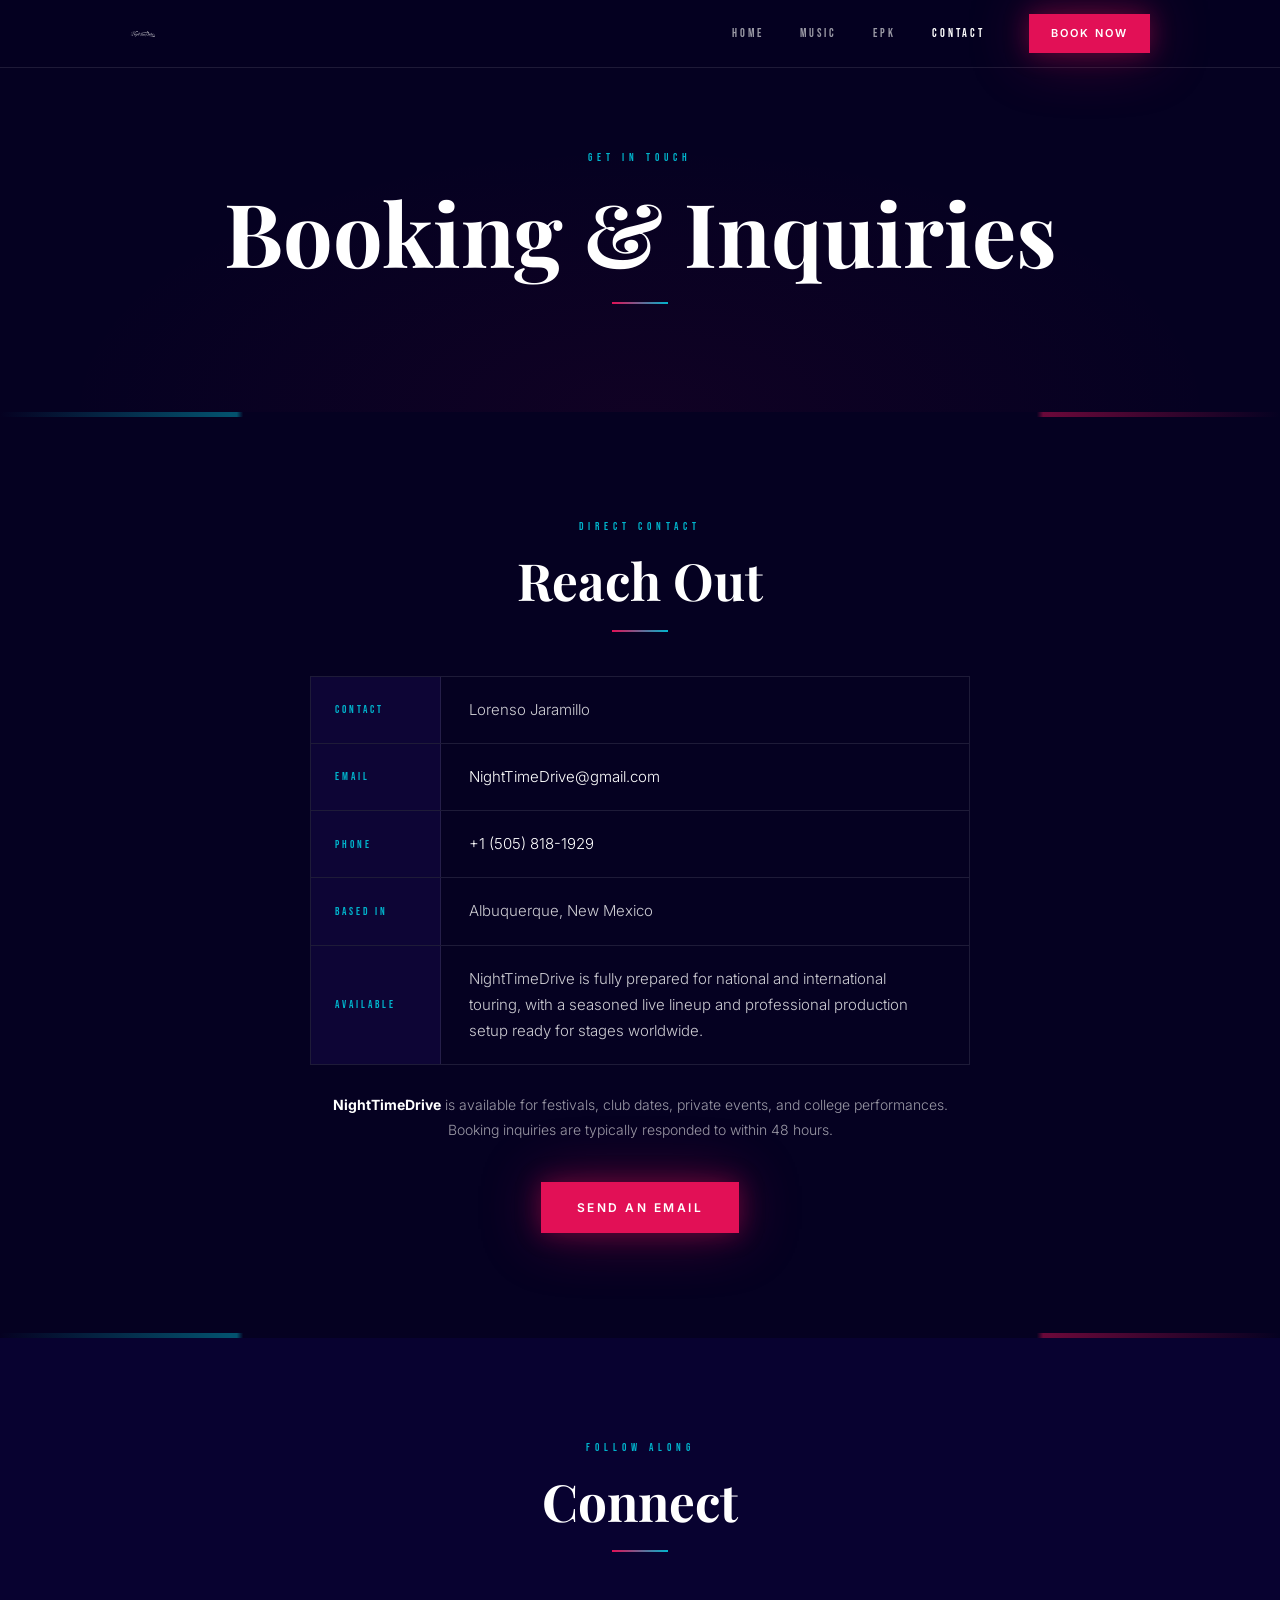
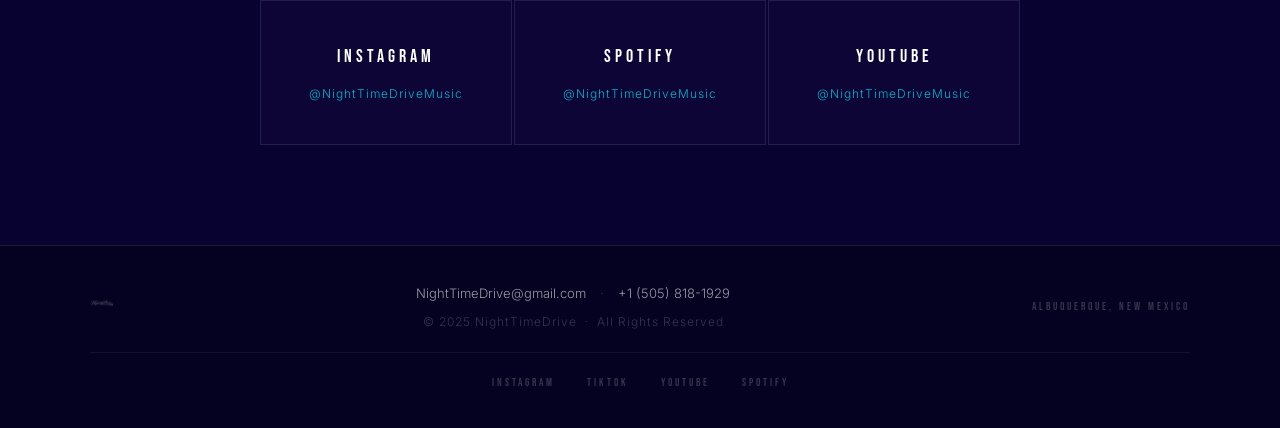
<file: contact.html>
<!DOCTYPE html>
<html lang="en">
<head>
  <meta charset="UTF-8">
  <meta name="viewport" content="width=device-width, initial-scale=1.0">
  <meta name="description" content="NightTimeDrive — Booking & Inquiries. Contact Lorenso Jaramillo for festival, club, and event bookings.">
  <title>NightTimeDrive — Contact</title>

  <link rel="preconnect" href="https://fonts.googleapis.com">
  <link rel="preconnect" href="https://fonts.gstatic.com" crossorigin>
  <link href="https://fonts.googleapis.com/css2?family=Bebas+Neue&family=Playfair+Display:ital,wght@0,400;0,700;1,400&family=Inter:wght@300;400;500;600&display=swap" rel="stylesheet">
  <link rel="stylesheet" href="style.css">

  <style>
    /* CONTACT PAGE SOCIAL BLOCK */
    #connect { text-align: center; }

    .connect-links {
      display: flex;
      flex-wrap: wrap;
      justify-content: center;
      gap: 2px;
      margin-top: 48px;
    }

    .connect-card {
      background: var(--navy-light);
      border: 1px solid var(--white-10);
      padding: 40px 48px;
      min-width: 200px;
      text-decoration: none;
      display: flex;
      flex-direction: column;
      align-items: center;
      gap: 10px;
      transition: all 0.25s;
      position: relative;
    }
    .connect-card::before {
      content: '';
      position: absolute; top: 0; left: 0;
      width: 100%; height: 2px;
      background: linear-gradient(90deg, var(--pink), var(--teal));
      opacity: 0;
      transition: opacity 0.3s;
    }
    .connect-card:hover::before { opacity: 1; }
    .connect-card:hover { border-color: var(--white-20); }

    .connect-platform {
      font-family: var(--font-display);
      font-size: 18px;
      letter-spacing: 4px;
      color: var(--white);
    }
    .connect-handle {
      font-size: 12px;
      letter-spacing: 1px;
      color: var(--teal);
    }
  </style>
</head>
<body>


  <!-- NAV -->
  <nav class="site-nav" id="site-nav">
    <div class="nav-inner">
      <a href="index.html" class="nav-logo">
        <img src="Brand_Assets/Logo_Chrome_Horiz_NightTimeDrive.png" alt="NightTimeDrive">
      </a>
      <button class="nav-toggle" id="nav-toggle" aria-label="Toggle menu" aria-expanded="false">
        <span></span><span></span><span></span>
      </button>
      <div class="nav-links" id="nav-links">
        <a href="index.html" class="nav-link">Home</a>
        <a href="music.html" class="nav-link">Music</a>
        <a href="epk.html" class="nav-link">EPK</a>
        <a href="contact.html" class="nav-link active">Contact</a>
        <a href="contact.html" class="btn btn-primary nav-cta">Book Now</a>
      </div>
    </div>
  </nav>


  <!-- PAGE HEADER -->
  <div class="page-hero">
    <p class="eyebrow">Get In Touch</p>
    <h1 class="section-heading">Booking & Inquiries</h1>
    <div class="rule-accent center" style="margin-top:20px;"></div>
  </div>

  <div class="pinstripe"></div>


  <!-- ================================================
       BOOKING TABLE
  ================================================ -->
  <section id="booking">
    <div class="container">
      <div class="booking-inner">

        <p class="eyebrow" style="text-align:center;">Direct Contact</p>
        <h2 class="section-heading" style="text-align:center;">Reach Out</h2>
        <div class="rule-accent center"></div>

        <div class="booking-table">
          <div class="booking-row">
            <div class="booking-label">Contact</div>
            <div class="booking-value">Lorenso Jaramillo</div>
          </div>
          <div class="booking-row">
            <div class="booking-label">Email</div>
            <div class="booking-value">
              <a href="mailto:NightTimeDrive@gmail.com">NightTimeDrive@gmail.com</a>
            </div>
          </div>
          <div class="booking-row">
            <div class="booking-label">Phone</div>
            <div class="booking-value">
              <a href="tel:+15058181929">+1 (505) 818-1929</a>
            </div>
          </div>
          <div class="booking-row">
            <div class="booking-label">Based In</div>
            <div class="booking-value">Albuquerque, New Mexico</div>
          </div>
          <div class="booking-row">
            <div class="booking-label">Available</div>
            <div class="booking-value">NightTimeDrive is fully prepared for national and international touring, with a seasoned live lineup and professional production setup ready for stages worldwide.</div>
          </div>
        </div>

        <p class="booking-note">
          <strong>NightTimeDrive</strong> is available for festivals, club dates, private events,
          and college performances. Booking inquiries are typically responded to within 48 hours.
        </p>

        <div style="text-align:center; margin-top:40px;">
          <a href="mailto:NightTimeDrive@gmail.com" class="btn btn-primary">Send an Email</a>
        </div>

      </div>
    </div>
  </section>

  <div class="pinstripe"></div>


  <!-- ================================================
       SOCIAL / CONNECT
  ================================================ -->
  <section id="connect" class="bg-alt">
    <div class="container">
      <p class="eyebrow" style="text-align:center;">Follow Along</p>
      <h2 class="section-heading" style="text-align:center;">Connect</h2>
      <div class="rule-accent center"></div>

      <div class="connect-links">

        <a href="https://instagram.com/NightTimeDriveMusic" class="connect-card" target="_blank" rel="noopener">
          <div class="connect-platform">Instagram</div>
          <div class="connect-handle">@NightTimeDriveMusic</div>
        </a>

        <a href="https://open.spotify.com/track/7omfoTBckQbAjqes67RX1j" class="connect-card" target="_blank" rel="noopener">
          <div class="connect-platform">Spotify</div>
          <div class="connect-handle">@NightTimeDriveMusic</div>
        </a>

        <a href="https://youtube.com/@NightTimeDriveMusic" class="connect-card" target="_blank" rel="noopener">
          <div class="connect-platform">YouTube</div>
          <div class="connect-handle">@NightTimeDriveMusic</div>
        </a>

      </div>

    </div>
  </section>


  <!-- FOOTER -->
  <footer>
    <div class="footer-inner">
      <div class="footer-logo">
        <img src="Brand_Assets/Logo_Chrome_Horiz_NightTimeDrive.png" alt="NightTimeDrive">
      </div>
      <div class="footer-center">
        <div class="footer-contact">
          <a href="mailto:NightTimeDrive@gmail.com">NightTimeDrive@gmail.com</a>
          <span class="sep">·</span>
          <a href="tel:+15058181929">+1 (505) 818-1929</a>
        </div>
        <div class="footer-copy">&copy; 2025 NightTimeDrive &nbsp;·&nbsp; All Rights Reserved</div>
      </div>
      <div class="footer-locale">Albuquerque, New Mexico</div>
    </div>
    <div class="footer-social">
      <a href="https://instagram.com/NightTimeDriveMusic" class="social-link" target="_blank" rel="noopener">Instagram</a>
      <a href="https://tiktok.com/@NightTimeDriveMusic" class="social-link" target="_blank" rel="noopener">TikTok</a>
      <a href="https://youtube.com/@NightTimeDriveMusic" class="social-link" target="_blank" rel="noopener">YouTube</a>
      <a href="https://open.spotify.com/track/7omfoTBckQbAjqes67RX1j" class="social-link" target="_blank" rel="noopener">Spotify</a>
    </div>
  </footer>


  <script>
    const toggle = document.getElementById('nav-toggle');
    const links  = document.getElementById('nav-links');
    toggle.addEventListener('click', () => {
      const open = links.classList.toggle('open');
      toggle.classList.toggle('open', open);
      toggle.setAttribute('aria-expanded', open);
    });
    links.querySelectorAll('.nav-link').forEach(l => l.addEventListener('click', () => {
      links.classList.remove('open');
      toggle.classList.remove('open');
      toggle.setAttribute('aria-expanded', false);
    }));
  </script>

</body>
</html>
</file>
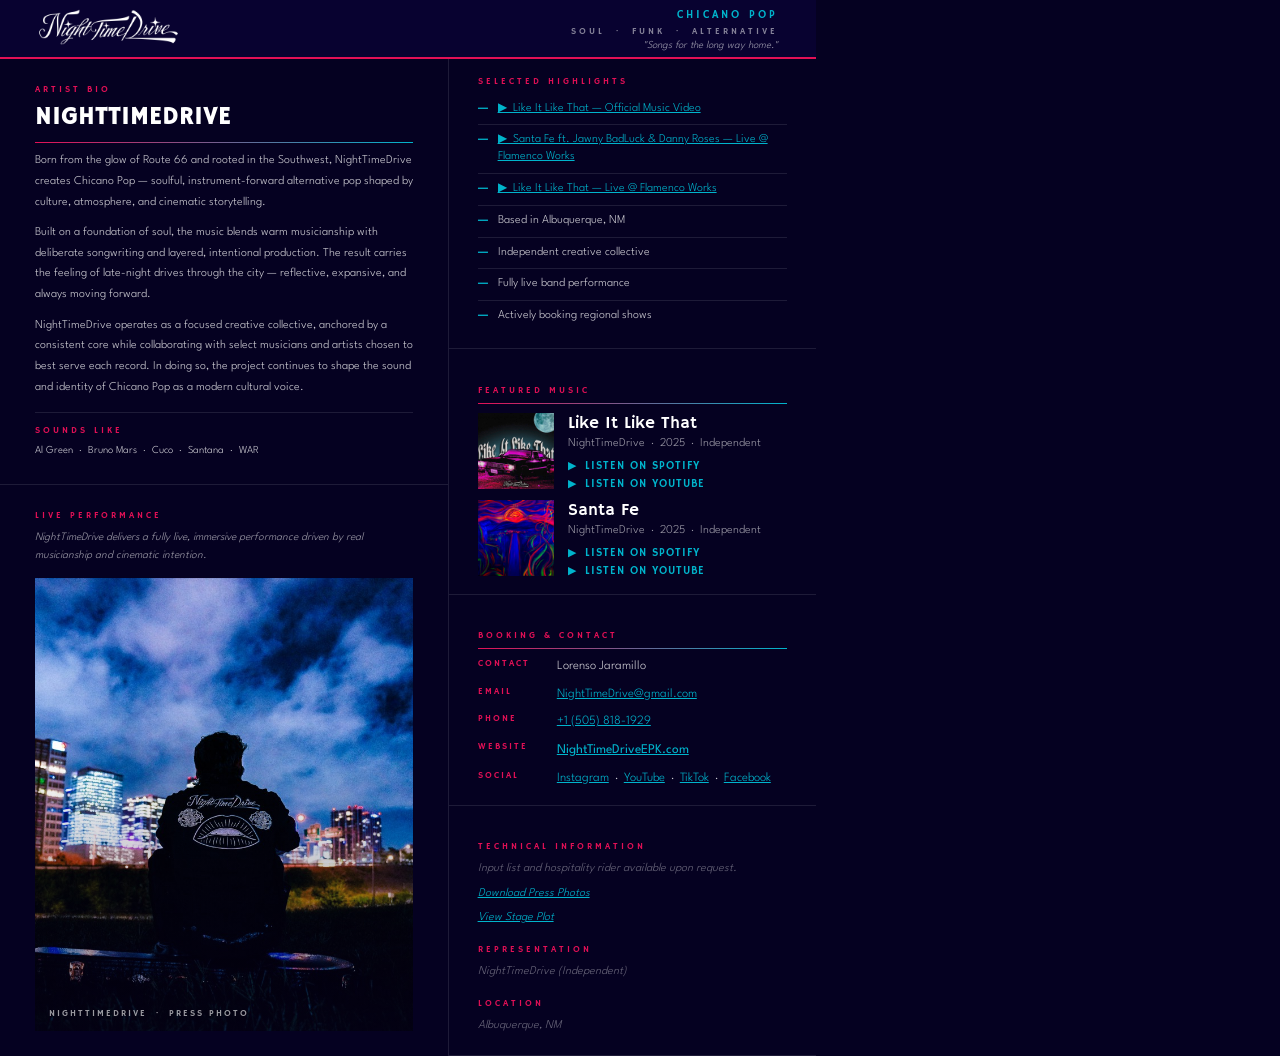
<file: epk.html>
<!DOCTYPE html>
<html lang="en">
<head>
  <meta charset="UTF-8">
  <meta name="viewport" content="width=device-width, initial-scale=1.0">
  <title>NightTimeDrive — EPK</title>

  <link rel="preconnect" href="https://fonts.googleapis.com">
  <link rel="preconnect" href="https://fonts.gstatic.com" crossorigin>
  <link href="https://fonts.googleapis.com/css2?family=Hammersmith+One&family=League+Spartan:wght@300;400;600&display=swap" rel="stylesheet">

  <style>

    @page { size: letter; margin: 0; }

    *, *::before, *::after { box-sizing: border-box; margin: 0; padding: 0; }

    :root {
      --navy:     #050121;
      --navy-mid: #080230;
      --pink:     #E21056;
      --teal:     #00B4CC;
      --white:    #FFFFFF;
      --w80:      rgba(255,255,255,0.80);
      --w60:      rgba(255,255,255,0.60);
      --w20:      rgba(255,255,255,0.20);
      --w10:      rgba(255,255,255,0.10);
    }

    html, body {
      width: 8.5in;
      height: 11in;
      overflow: hidden;
      background: var(--navy);
      color: var(--white);
      font-family: 'League Spartan', sans-serif;
      font-weight: 300;
      -webkit-print-color-adjust: exact;
      print-color-adjust: exact;
    }

    .page {
      width: 8.5in;
      height: 11in;
      display: flex;
      flex-direction: column;
      overflow: hidden;
      position: relative;
    }

    /* HEADER */
    .header {
      background: var(--navy-mid);
      border-bottom: 2px solid var(--pink);
      padding: 0.08in 0.4in 0.08in 2.8in;
      display: flex;
      align-items: center;
      justify-content: flex-end;
      flex-shrink: 0;
      position: relative;
      z-index: 2;
    }
    .header-logo {
      position: absolute;
      left: 0.35in;
      top: -0.5in;
      z-index: 10;
    }
    .header-logo img {
      height: 1.56in;
      display: block;
      filter: brightness(0) invert(1);
    }
    .header-right { text-align: right; }
    .header-genre {
      font-family: 'Hammersmith One', sans-serif;
      font-size: 8.5pt;
      letter-spacing: 3px;
      color: var(--teal);
      text-transform: uppercase;
      margin-bottom: 4px;
    }
    .header-tagline {
      font-size: 8pt;
      font-weight: 300;
      font-style: italic;
      color: var(--w60);
    }

    /* MAIN GRID */
    .main {
      flex: 1;
      display: grid;
      grid-template-columns: 55% 45%;
      overflow: hidden;
    }

    .col-left {
      border-right: 1px solid var(--w10);
      display: flex;
      flex-direction: column;
      overflow: hidden;
    }
    .col-right {
      display: flex;
      flex-direction: column;
      justify-content: space-between;
      overflow: hidden;
    }

    .section {
      padding: 0.26in 0.36in;
      border-bottom: 1px solid var(--w10);
      flex-shrink: 0;
    }
    .col-right .section { padding: 0.17in 0.3in; }

    .section-label {
      font-family: 'Hammersmith One', sans-serif;
      font-size: 7pt;
      letter-spacing: 3px;
      color: var(--pink);
      text-transform: uppercase;
      margin-bottom: 7px;
    }
    .section-heading {
      font-family: 'Hammersmith One', sans-serif;
      font-size: 18pt;
      letter-spacing: 1px;
      text-transform: uppercase;
      color: var(--white);
      margin-bottom: 10px;
    }

    .rule {
      height: 1px;
      background: linear-gradient(90deg, var(--pink), var(--teal));
      margin: 4px 0 8px;
    }

    /* BIO */
    .bio-text {
      font-size: 9pt;
      line-height: 1.72;
      color: var(--w80);
      font-weight: 300;
      margin-bottom: 10px;
    }
    .bio-text:last-child { margin-bottom: 0; }

    /* LIVE */
    .live-section {
      flex: 1;
      display: flex;
      flex-direction: column;
      padding: 0.26in 0.36in;
      overflow: hidden;
    }
    .live-desc {
      font-size: 8.5pt;
      line-height: 1.6;
      color: var(--w60);
      font-style: italic;
      margin-bottom: 14px;
      flex-shrink: 0;
    }
    .live-photo {
      flex: 1;
      position: relative;
      overflow: hidden;
      font-size: 0;
    }
    .live-photo img {
      width: 100%;
      height: 100%;
      object-fit: cover;
      object-position: center 18%;
      display: block;
      -webkit-print-color-adjust: exact;
      print-color-adjust: exact;
    }
    @media screen {
      .live-photo::after {
        content: '';
        position: absolute;
        inset: 0;
        background: linear-gradient(to top, rgba(5,1,33,0.55) 0%, transparent 60%);
      }
    }
    .live-photo-caption {
      position: absolute;
      bottom: 12px;
      left: 14px;
      z-index: 1;
      font-family: 'Hammersmith One', sans-serif;
      font-size: 7pt;
      letter-spacing: 2px;
      text-transform: uppercase;
      color: var(--w60);
    }

/* HIGHLIGHTS */
    .highlights-list { list-style: none; margin-top: 4px; }
    .highlights-list li {
      font-size: 9pt;
      color: var(--w80);
      padding: 7px 0;
      border-bottom: 1px solid var(--w10);
      display: flex;
      align-items: flex-start;
      gap: 10px;
      line-height: 1.4;
    }
    .highlights-list li:last-child { border-bottom: none; }
    .highlights-list li::before {
      content: '—';
      color: var(--teal);
      flex-shrink: 0;
      font-weight: 600;
    }

    /* MUSIC */
    .music-card {
      display: grid;
      grid-template-columns: 0.8in 1fr;
      gap: 14px;
      align-items: center;
      margin-bottom: 8px;
    }
    .music-card:last-child { margin-bottom: 0; }
    .music-art {
      width: 0.8in;
      height: 0.8in;
      object-fit: cover;
      display: block;
    }
    .music-title {
      font-family: 'Hammersmith One', sans-serif;
      font-size: 13pt;
      color: var(--white);
      margin-bottom: 4px;
    }
    .music-meta {
      font-size: 9pt;
      color: var(--w60);
      margin-bottom: 9px;
    }
    .music-link {
      font-family: 'Hammersmith One', sans-serif;
      font-size: 8pt;
      letter-spacing: 1px;
      text-transform: uppercase;
      color: var(--teal);
      text-decoration: none;
    }

    /* BOOKING */
    .booking-row {
      display: flex;
      gap: 12px;
      margin-bottom: 8px;
      align-items: flex-start;
    }
    .booking-row:last-child { margin-bottom: 0; }
    .booking-label {
      font-family: 'Hammersmith One', sans-serif;
      font-size: 7pt;
      letter-spacing: 2px;
      color: var(--pink);
      text-transform: uppercase;
      min-width: 0.7in;
      flex-shrink: 0;
      padding-top: 1px;
    }
    .booking-value {
      font-size: 9.5pt;
      color: var(--w80);
      line-height: 1.55;
    }
    .booking-value a { color: var(--teal); text-decoration: underline; }
    .footer-text a { color: var(--teal); text-decoration: underline; }

    /* TECH */
    .tech-text {
      font-size: 9pt;
      font-style: italic;
      color: rgba(255,255,255,0.4);
      line-height: 1.65;
    }

    /* FOOTER */
    .footer {
      background: var(--navy-mid);
      border-top: 1px solid var(--w10);
      padding: 0.13in 0.4in;
      display: grid;
      grid-template-columns: 1fr 1fr 1fr;
      gap: 0.2in;
      align-items: center;
      flex-shrink: 0;
    }
    .footer-label {
      font-family: 'Hammersmith One', sans-serif;
      font-size: 6pt;
      letter-spacing: 2px;
      color: var(--pink);
      text-transform: uppercase;
      margin-bottom: 3px;
    }
    .footer-text {
      font-size: 7pt;
      color: var(--w60);
      line-height: 1.6;
    }

    @media print {
      html, body { width: 8.5in; height: 11in; }
      .live-photo, .live-photo img {
        -webkit-print-color-adjust: exact !important;
        print-color-adjust: exact !important;
      }
      img { -webkit-print-color-adjust: exact !important; print-color-adjust: exact !important; }
    }

  </style>
</head>
<body>
<div class="page">

  <!-- HEADER -->
  <header class="header">
    <div class="header-logo">
      <img src="Brand_Assets/Logo_Chrome_Horiz_NightTimeDrive.png" alt="NightTimeDrive">
    </div>
    <div class="header-right">
      <p class="header-genre">Chicano Pop</p>
      <p class="header-genre" style="font-size:7pt; color: rgba(255,255,255,0.5); margin-bottom:4px;">Soul &nbsp;·&nbsp; Funk &nbsp;·&nbsp; Alternative</p>
      <p class="header-tagline">"Songs for the long way home."</p>
    </div>
  </header>

  <!-- MAIN -->
  <main class="main">

    <!-- LEFT -->
    <div class="col-left">

      <div class="section">
        <p class="section-label">Artist Bio</p>
        <h2 class="section-heading">NightTimeDrive</h2>
        <div class="rule"></div>
        <p class="bio-text">Born from the glow of Route 66 and rooted in the Southwest, NightTimeDrive creates Chicano Pop — soulful, instrument-forward alternative pop shaped by culture, atmosphere, and cinematic storytelling.</p>
        <p class="bio-text">Built on a foundation of soul, the music blends warm musicianship with deliberate songwriting and layered, intentional production. The result carries the feeling of late-night drives through the city — reflective, expansive, and always moving forward.</p>
        <p class="bio-text">NightTimeDrive operates as a focused creative collective, anchored by a consistent core while collaborating with select musicians and artists chosen to best serve each record. In doing so, the project continues to shape the sound and identity of Chicano Pop as a modern cultural voice.</p>
        <div style="margin-top:14px; padding-top:12px; border-top:1px solid var(--w10);">
          <p class="section-label" style="margin-bottom:6px;">Sounds Like</p>
          <p style="font-size:8pt; color:var(--w80); line-height:1.6;">Al Green &nbsp;·&nbsp; Bruno Mars &nbsp;·&nbsp; Cuco &nbsp;·&nbsp; Santana &nbsp;·&nbsp; WAR</p>
        </div>
      </div>

      <div class="live-section">
        <p class="section-label">Live Performance</p>
        <p class="live-desc">NightTimeDrive delivers a fully live, immersive performance driven by real musicianship and cinematic intention.</p>
        <div class="live-photo">
          <img src="Brand_Assets/Pictures/NightTimeDrive Band Pic Print.jpg" alt="NightTimeDrive Press Photo">
          <p class="live-photo-caption">NightTimeDrive &nbsp;·&nbsp; Press Photo</p>
        </div>
      </div>

    </div>

    <!-- RIGHT -->
    <div class="col-right">

      <div class="section">
        <p class="section-label">Selected Highlights</p>
        <ul class="highlights-list">
          <li><a href="https://youtu.be/R1jD9i5ejYE" target="_blank" style="color:var(--teal); text-decoration:underline;">▶ &nbsp;Like It Like That — Official Music Video</a></li>
          <li><a href="https://youtu.be/VKYjEEbQwok" target="_blank" style="color:var(--teal); text-decoration:underline;">▶ &nbsp;Santa Fe ft. Jawny BadLuck &amp; Danny Roses — Live @ Flamenco Works</a></li>
          <li><a href="https://youtu.be/DTVuilMSS0w" target="_blank" style="color:var(--teal); text-decoration:underline;">▶ &nbsp;Like It Like That — Live @ Flamenco Works</a></li>
          <li>Based in Albuquerque, NM</li>
          <li>Independent creative collective</li>
          <li>Fully live band performance</li>
          <li>Actively booking regional shows</li>
        </ul>
      </div>

      <div class="section">
        <p class="section-label">Featured Music</p>
        <div class="rule"></div>
        <div class="music-card">
          <img class="music-art" src="Brand_Assets/Pictures/Like It Like That Print.jpg" alt="Like It Like That">
          <div>
            <p class="music-title">Like It Like That</p>
            <p class="music-meta">NightTimeDrive &nbsp;·&nbsp; 2025 &nbsp;·&nbsp; Independent</p>
            <a class="music-link" href="https://open.spotify.com/track/7omfoTBckQbAjqes67RX1j">▶ &nbsp;Listen on Spotify</a>
            <a class="music-link" href="https://youtu.be/ulHfK1iqYSw" style="display:block; margin-top:4px;">▶ &nbsp;Listen on YouTube</a>
          </div>
        </div>
        <div class="music-card">
          <img class="music-art" src="Brand_Assets/Pictures/Santa Fe Print.jpg" alt="Santa Fe">
          <div>
            <p class="music-title">Santa Fe</p>
            <p class="music-meta">NightTimeDrive &nbsp;·&nbsp; 2025 &nbsp;·&nbsp; Independent</p>
            <a class="music-link" href="https://open.spotify.com/track/0Zb6GwC9zHLPvRpsONcvtj">▶ &nbsp;Listen on Spotify</a>
            <a class="music-link" href="https://www.youtube.com/watch?v=MFjTTgIMbS4" style="display:block; margin-top:4px;">▶ &nbsp;Listen on YouTube</a>
          </div>
        </div>
      </div>

      <div class="section">
        <p class="section-label">Booking &amp; Contact</p>
        <div class="rule"></div>
        <div class="booking-row">
          <span class="booking-label">Contact</span>
          <span class="booking-value">Lorenso Jaramillo</span>
        </div>
        <div class="booking-row">
          <span class="booking-label">Email</span>
          <span class="booking-value"><a href="mailto:NightTimeDrive@gmail.com">NightTimeDrive@gmail.com</a></span>
        </div>
        <div class="booking-row">
          <span class="booking-label">Phone</span>
          <span class="booking-value"><a href="tel:+15058181929">+1 (505) 818-1929</a></span>
        </div>
        <div class="booking-row">
          <span class="booking-label">Website</span>
          <span class="booking-value" style="font-size:10pt; font-weight:400;"><a href="https://nighttimedriveepk.com" target="_blank" rel="noopener">NightTimeDriveEPK.com</a></span>
        </div>
        <div class="booking-row">
          <span class="booking-label">Social</span>
          <span class="booking-value">
            <a class="social-app-link" href="https://instagram.com/NightTimeDriveMusic" target="_blank" rel="noopener">Instagram</a> &nbsp;·&nbsp;
            <a class="social-app-link" href="https://youtube.com/@NightTimeDriveMusic" target="_blank" rel="noopener">YouTube</a> &nbsp;·&nbsp;
            <a class="social-app-link" href="https://www.tiktok.com/t/ZP8b4p4FQ/" target="_blank" rel="noopener">TikTok</a> &nbsp;·&nbsp;
            <a class="social-app-link" href="https://facebook.com/NightTimeDriveMusic" target="_blank" rel="noopener">Facebook</a>
          </span>
        </div>
      </div>

      <div class="section" style="display:flex; flex-direction:column; gap:16px; justify-content:flex-start; padding-bottom: 0.2in;">
        <div>
          <p class="section-label">Technical Information</p>
          <p class="tech-text">Input list and hospitality rider available upon request.</p>
          <p class="tech-text" style="margin-top:5px;"><a href="https://nighttimedriveepk.com/#press" target="_blank" rel="noopener" style="color:var(--teal); text-decoration:underline;">Download Press Photos</a></p>
          <p class="tech-text" style="margin-top:5px;"><a href="https://nighttimedriveepk.com/downloads/NightTimeDrive_Stageplot.png" target="_blank" rel="noopener" style="color:var(--teal); text-decoration:underline;">View Stage Plot</a></p>
        </div>
        <div>
          <p class="section-label">Representation</p>
          <p class="tech-text">NightTimeDrive (Independent)</p>
        </div>
        <div>
          <p class="section-label">Location</p>
          <p class="tech-text">Albuquerque, NM</p>
        </div>
      </div>

    </div>
  </main>


</div>

<script>
  document.querySelectorAll('.social-app-link[data-app]').forEach(link => {
    link.addEventListener('click', e => {
      e.preventDefault();
      const appUri = link.dataset.app;
      const webUrl = link.href;
      window.location.href = appUri;
      const fallback = setTimeout(() => {
        window.open(webUrl, '_blank', 'noopener');
      }, 1200);
      document.addEventListener('visibilitychange', () => {
        if (document.hidden) clearTimeout(fallback);
      }, { once: true });
    });
  });

  document.querySelectorAll('a[href*="open.spotify.com"]').forEach(link => {
    link.addEventListener('click', e => {
      e.preventDefault();
      const webUrl = link.href;
      const trackId = webUrl.split('/track/')[1];
      const appUri = 'spotify:track:' + trackId;
      window.location.href = appUri;
      const fallback = setTimeout(() => {
        window.open(webUrl, '_blank', 'noopener');
      }, 1200);
      document.addEventListener('visibilitychange', () => {
        if (document.hidden) clearTimeout(fallback);
      }, { once: true });
    });
  });
</script>

</body>
</html>
</file>
<file: style.css>
/* ============================================================
   NightTimeDrive — Shared Stylesheet
   Covers: tokens, base, nav, footer, all shared components
   ============================================================ */

/* =====================
   RESET & TOKENS
===================== */
*, *::before, *::after {
  box-sizing: border-box;
  margin: 0;
  padding: 0;
}

:root {
  --navy:       #050121;
  --navy-mid:   #080230;
  --navy-light: #0d0535;
  --pink:       #E21056;
  --pink-glow:  rgba(226, 16, 86, 0.35);
  --teal:       #00B4CC;
  --teal-glow:  rgba(0, 180, 204, 0.35);
  --white:      #FFFFFF;
  --white-80:   rgba(255, 255, 255, 0.80);
  --white-60:   rgba(255, 255, 255, 0.60);
  --white-20:   rgba(255, 255, 255, 0.20);
  --white-10:   rgba(255, 255, 255, 0.10);
  --white-06:   rgba(255, 255, 255, 0.06);

  --font-display: 'Bebas Neue', sans-serif;
  --font-serif:   'Playfair Display', serif;
  --font-body:    'Inter', sans-serif;

  --max-w:  1100px;
  --pad-x:  40px;
  --sec-y:  100px;
  --nav-h:  68px;
}

html { scroll-behavior: smooth; }

body {
  background: var(--navy);
  color: var(--white);
  font-family: var(--font-body);
  font-weight: 300;
  line-height: 1.75;
  overflow-x: hidden;
  animation: pagefade 0.35s ease;
}

@keyframes pagefade {
  from { opacity: 0; }
  to   { opacity: 1; }
}

/* =====================
   LAYOUT
===================== */
.container {
  max-width: var(--max-w);
  margin: 0 auto;
  padding: 0 var(--pad-x);
}

section { padding: var(--sec-y) 0; }
.bg-alt  { background: var(--navy-mid); }

/* =====================
   TYPOGRAPHY UTILITIES
===================== */
.eyebrow {
  font-family: var(--font-display);
  font-size: 11px;
  letter-spacing: 5px;
  color: var(--teal);
  text-transform: uppercase;
  margin-bottom: 14px;
}

.section-heading {
  font-family: var(--font-serif);
  font-size: clamp(2rem, 4.5vw, 3.2rem);
  font-weight: 700;
  line-height: 1.15;
  margin-bottom: 20px;
}

.rule-accent {
  width: 56px;
  height: 2px;
  background: linear-gradient(90deg, var(--pink), var(--teal));
  margin-bottom: 36px;
}
.rule-accent.center { margin-left: auto; margin-right: auto; }

/* =====================
   BUTTONS
===================== */
.btn {
  display: inline-flex;
  align-items: center;
  gap: 10px;
  padding: 15px 36px;
  font-family: var(--font-body);
  font-size: 12px;
  font-weight: 600;
  letter-spacing: 2.5px;
  text-transform: uppercase;
  text-decoration: none;
  cursor: pointer;
  border: none;
  transition: all 0.3s ease;
}

.btn-primary {
  background: var(--pink);
  color: var(--white);
  box-shadow: 0 0 24px var(--pink-glow), 0 0 60px var(--pink-glow);
}
.btn-primary:hover {
  box-shadow: 0 0 32px var(--pink-glow), 0 0 90px var(--pink-glow);
  transform: translateY(-2px);
}

.btn-outline-teal {
  background: transparent;
  color: var(--teal);
  border: 1px solid var(--teal);
}
.btn-outline-teal:hover {
  background: var(--teal);
  color: var(--navy);
  box-shadow: 0 0 24px var(--teal-glow), 0 0 60px var(--teal-glow);
}

.btn-ghost {
  background: transparent;
  color: var(--white-60);
  border: 1px solid var(--white-20);
}
.btn-ghost:hover {
  color: var(--white);
  border-color: var(--white-60);
}

/* =====================
   PINSTRIPE (lowrider nod)
===================== */
.pinstripe {
  width: 100%;
  height: 5px;
  background: linear-gradient(
    90deg,
    var(--navy)   0%,
    var(--teal)  18%,
    var(--teal)  18.5%,
    var(--navy)  19%,
    var(--navy)  81%,
    var(--pink)  81.5%,
    var(--pink)  82%,
    var(--navy)  100%
  );
  opacity: 0.45;
}

/* =====================
   NAVIGATION
===================== */
.site-nav {
  position: sticky;
  top: 0;
  z-index: 200;
  height: var(--nav-h);
  background: rgba(5, 1, 33, 0.96);
  backdrop-filter: blur(16px);
  -webkit-backdrop-filter: blur(16px);
  border-bottom: 1px solid var(--white-10);
}

.nav-inner {
  max-width: var(--max-w);
  margin: 0 auto;
  padding: 0 var(--pad-x);
  height: 100%;
  display: flex;
  align-items: center;
  justify-content: space-between;
}

.nav-logo img {
  height: 26px;
  width: auto;
  display: block;
  filter: brightness(0) invert(1);
  opacity: 0.85;
  transition: opacity 0.2s;
}
.nav-logo:hover img { opacity: 1; }

.nav-links {
  display: flex;
  align-items: center;
  gap: 36px;
}

.nav-link {
  font-family: var(--font-display);
  font-size: 12px;
  letter-spacing: 3px;
  text-transform: uppercase;
  color: var(--white-60);
  text-decoration: none;
  transition: color 0.2s;
}
.nav-link:hover  { color: var(--white); }
.nav-link.active { color: var(--white); }

.nav-cta {
  padding: 10px 22px;
  font-size: 11px;
  letter-spacing: 2px;
  margin-left: 8px;
}

.nav-toggle {
  display: none;
  flex-direction: column;
  justify-content: center;
  gap: 5px;
  width: 36px; height: 36px;
  background: none;
  border: none;
  cursor: pointer;
  padding: 6px;
}
.nav-toggle span {
  display: block;
  width: 22px; height: 2px;
  background: var(--white);
  transition: transform 0.3s, opacity 0.3s;
  transform-origin: center;
}
.nav-toggle.open span:nth-child(1) { transform: translateY(7px) rotate(45deg); }
.nav-toggle.open span:nth-child(2) { opacity: 0; transform: scaleX(0); }
.nav-toggle.open span:nth-child(3) { transform: translateY(-7px) rotate(-45deg); }

/* =====================
   PAGE HERO (non-EPK)
   Shorter header for
   inner pages
===================== */
.page-hero {
  padding: 80px var(--pad-x) 72px;
  text-align: center;
  position: relative;
  background: radial-gradient(ellipse 70% 120% at 50% 100%, rgba(226,16,86,0.05) 0%, transparent 65%);
}
.page-hero .section-heading {
  font-size: clamp(2.8rem, 7vw, 5.5rem);
  margin-bottom: 0;
}

/* =====================
   VIDEO EMBED
===================== */
.video-embed-wrapper {
  position: relative;
  width: 100%; max-width: 920px;
  margin: 44px auto 0;
  aspect-ratio: 16 / 9;
  background: var(--navy-light);
  border: 1px solid var(--white-10);
  overflow: hidden;
  box-shadow:
    0 0 60px rgba(226, 16, 86, 0.08),
    0 40px 90px rgba(0, 0, 0, 0.60);
}
.video-embed-wrapper iframe {
  width: 100%; height: 100%; border: none;
}

.video-caption {
  margin-top: 18px;
  font-family: var(--font-display);
  font-size: 12px;
  letter-spacing: 3px;
  color: var(--white-60);
  text-align: center;
}

/* =====================
   MUSIC CARD
===================== */
.music-card {
  max-width: 760px;
  margin: 44px auto 0;
  background: var(--navy-light);
  border: 1px solid var(--white-10);
  padding: 44px;
  display: grid;
  grid-template-columns: 190px 1fr;
  gap: 40px;
  align-items: center;
  text-align: left;
}

.music-art {
  width: 190px; height: 190px;
  background: linear-gradient(140deg, var(--navy-mid), var(--navy-light));
  border: 1px solid var(--white-10);
  display: flex; align-items: center; justify-content: center;
  font-family: var(--font-display);
  font-size: 11px; letter-spacing: 2px;
  color: var(--white-20);
  flex-shrink: 0;
  overflow: hidden;
}
.music-art img {
  width: 100%; height: 100%; object-fit: cover; display: block;
}

.music-eyebrow {
  font-family: var(--font-display);
  font-size: 11px; letter-spacing: 3px;
  color: var(--pink);
  margin-bottom: 8px;
}
.music-title {
  font-family: var(--font-serif);
  font-size: 2rem; font-weight: 700;
  margin-bottom: 4px;
}
.music-meta {
  font-size: 13px; color: var(--white-60);
  margin-bottom: 24px;
}

.stream-links {
  display: flex; flex-wrap: wrap; gap: 10px;
}
.stream-link {
  font-family: var(--font-body);
  font-size: 11px; font-weight: 500;
  letter-spacing: 1.5px; text-transform: uppercase;
  color: var(--white-60);
  text-decoration: none;
  padding: 7px 16px;
  border: 1px solid var(--white-20);
  transition: all 0.2s;
}
.stream-link:hover {
  color: var(--teal);
  border-color: var(--teal);
}

/* =====================
   HIGHLIGHTS
===================== */
.highlights-grid {
  display: grid;
  grid-template-columns: repeat(3, 1fr);
  gap: 2px;
  margin-top: 48px;
}

.hl-card {
  background: var(--navy-light);
  padding: 40px 32px;
  position: relative;
}
.hl-card::before {
  content: '';
  position: absolute; top: 0; left: 0;
  width: 100%; height: 2px;
  background: linear-gradient(90deg, var(--pink), var(--teal));
  opacity: 0;
  transition: opacity 0.3s;
}
.hl-card:hover::before { opacity: 1; }

.hl-stat {
  font-family: var(--font-display);
  font-size: 3.2rem;
  color: var(--pink);
  line-height: 1;
  margin-bottom: 8px;
  text-shadow: 0 0 20px var(--pink-glow);
}
.hl-label {
  font-size: 11px; letter-spacing: 2.5px;
  text-transform: uppercase; font-weight: 500;
  color: var(--white-60);
  margin-bottom: 12px;
}
.hl-body {
  font-size: 15px;
  color: var(--white-80);
  line-height: 1.65;
}
.hl-card.quote .hl-body {
  font-family: var(--font-serif);
  font-style: italic;
  font-size: 1rem;
}
.hl-source {
  margin-top: 16px;
  font-family: var(--font-display);
  font-size: 11px; letter-spacing: 2px;
  color: var(--teal);
}

/* =====================
   BOOKING TABLE
===================== */
.booking-inner { max-width: 660px; margin: 0 auto; }

.booking-table {
  margin-top: 44px;
  border: 1px solid var(--white-10);
}
.booking-row {
  display: grid;
  grid-template-columns: 130px 1fr;
  border-bottom: 1px solid var(--white-10);
}
.booking-row:last-child { border-bottom: none; }

.booking-label {
  padding: 20px 24px;
  background: var(--navy-light);
  border-right: 1px solid var(--white-10);
  font-family: var(--font-display);
  font-size: 11px; letter-spacing: 3px;
  color: var(--teal);
  display: flex; align-items: center;
}
.booking-value {
  padding: 20px 28px;
  font-size: 15px;
  color: var(--white-80);
  display: flex; align-items: center;
  text-align: left;
}
.booking-value a { color: var(--white); text-decoration: none; }
.booking-value a:hover { color: var(--pink); }

.booking-note {
  margin-top: 28px;
  font-size: 14px; color: var(--white-60);
  line-height: 1.75; text-align: center;
}
.booking-note strong { color: var(--white); }

/* =====================
   DOWNLOADS
===================== */
.downloads-grid {
  display: grid;
  grid-template-columns: 1fr 1fr;
  gap: 2px;
  margin-top: 48px;
}

.dl-card {
  background: var(--navy-light);
  border: 1px solid var(--white-10);
  padding: 52px 44px;
  display: flex; flex-direction: column;
  align-items: flex-start; gap: 12px;
  text-decoration: none;
  transition: all 0.3s ease;
  cursor: pointer;
}
.dl-card:hover {
  border-color: var(--pink);
  box-shadow: 0 0 40px rgba(226, 16, 86, 0.08);
}
.dl-card:hover .dl-arrow {
  color: var(--pink);
  transform: translateY(3px);
}
.dl-eyebrow {
  font-family: var(--font-display);
  font-size: 11px; letter-spacing: 4px;
  color: var(--teal);
}
.dl-title {
  font-family: var(--font-serif);
  font-size: 1.6rem; font-weight: 700;
  color: var(--white);
}
.dl-description {
  font-size: 14px; color: var(--white-60);
  line-height: 1.7;
}
.dl-arrow {
  margin-top: 16px;
  font-size: 28px; color: var(--white-20);
  transition: all 0.3s ease;
}

/* =====================
   BIO
===================== */
.bio-grid {
  display: grid;
  grid-template-columns: 340px 1fr;
  gap: 80px;
  align-items: center;
}

.bio-photo-wrap { position: relative; }

.bio-photo {
  width: 100%;
  aspect-ratio: 3 / 4;
  object-fit: cover;
  display: block;
  border: 1px solid var(--white-10);
}
.bio-photo-placeholder {
  width: 100%;
  aspect-ratio: 3 / 4;
  background: var(--navy-light);
  border: 1px solid var(--white-10);
  display: flex; align-items: center; justify-content: center;
  font-family: var(--font-display);
  font-size: 12px; letter-spacing: 3px;
  color: var(--white-20);
}
.bio-photo-wrap::after {
  content: '';
  position: absolute;
  top: 16px; left: 16px;
  right: -16px; bottom: -16px;
  border: 1px solid var(--pink);
  opacity: 0.30;
  box-shadow: 0 0 24px var(--pink-glow);
  z-index: -1;
}

.bio-text {
  font-size: 16px;
  color: var(--white-80);
  line-height: 1.85;
  margin-bottom: 22px;
}
.bio-pullquote {
  border-left: 2px solid var(--pink);
  padding: 16px 28px;
  margin: 32px 0;
  font-family: var(--font-serif);
  font-style: italic;
  font-size: 1.25rem;
  color: var(--white);
  line-height: 1.55;
  background: rgba(226,16,86,0.04);
}

/* =====================
   FOOTER
===================== */
footer {
  border-top: 1px solid var(--white-10);
  padding: 36px var(--pad-x);
}
.footer-inner {
  max-width: var(--max-w);
  margin: 0 auto;
  display: flex; align-items: center;
  justify-content: space-between; gap: 20px;
}
.footer-logo img {
  height: 24px; width: auto;
  opacity: 0.50;
  filter: brightness(0) invert(1);
}
.footer-center { text-align: center; }
.footer-contact {
  font-size: 13px;
  margin-bottom: 6px;
}
.footer-contact a {
  color: var(--white-60);
  text-decoration: none;
  transition: color 0.2s;
}
.footer-contact a:hover { color: var(--white); }
.footer-contact .sep { color: var(--white-20); margin: 0 10px; }

.footer-copy {
  font-size: 12px; letter-spacing: 1px;
  color: var(--white-20);
}
.footer-locale {
  font-family: var(--font-display);
  font-size: 11px; letter-spacing: 3px;
  color: var(--white-20);
}
.footer-social {
  max-width: var(--max-w);
  margin: 20px auto 0;
  padding: 20px var(--pad-x) 0;
  border-top: 1px solid var(--white-06);
  display: flex;
  align-items: center;
  justify-content: center;
  gap: 32px;
  flex-wrap: wrap;
}
.social-link {
  font-family: var(--font-display);
  font-size: 11px; letter-spacing: 3px;
  color: var(--white-20);
  text-decoration: none;
  text-transform: uppercase;
  transition: color 0.2s;
}
.social-link:hover { color: var(--teal); }

/* =====================
   RESPONSIVE
===================== */
@media (max-width: 860px) {
  :root { --sec-y: 72px; --pad-x: 24px; }

  .nav-toggle { display: flex; }
  .nav-links {
    display: none;
    position: fixed;
    top: var(--nav-h); left: 0; right: 0; bottom: 0;
    background: var(--navy);
    flex-direction: column;
    align-items: center;
    justify-content: center;
    gap: 44px;
    z-index: 199;
  }
  .nav-links.open { display: flex; }
  .nav-link { font-size: 18px; letter-spacing: 5px; color: var(--white-80); }
  .nav-cta { margin-left: 0; }

  .bio-grid { grid-template-columns: 1fr; gap: 52px; }
  .bio-photo-wrap { max-width: 300px; }

  .music-card { grid-template-columns: 1fr; text-align: center; }
  .music-art { width: 160px; height: 160px; margin: 0 auto; }
  .stream-links { justify-content: center; }

  .highlights-grid { grid-template-columns: 1fr 1fr; }
  .downloads-grid  { grid-template-columns: 1fr; }

  .footer-inner { flex-direction: column; text-align: center; }
}

@media (max-width: 560px) {
  .highlights-grid { grid-template-columns: 1fr; }

  .booking-row { grid-template-columns: 1fr; }
  .booking-label {
    border-right: none;
    border-bottom: 1px solid var(--white-10);
  }
}
</file>
